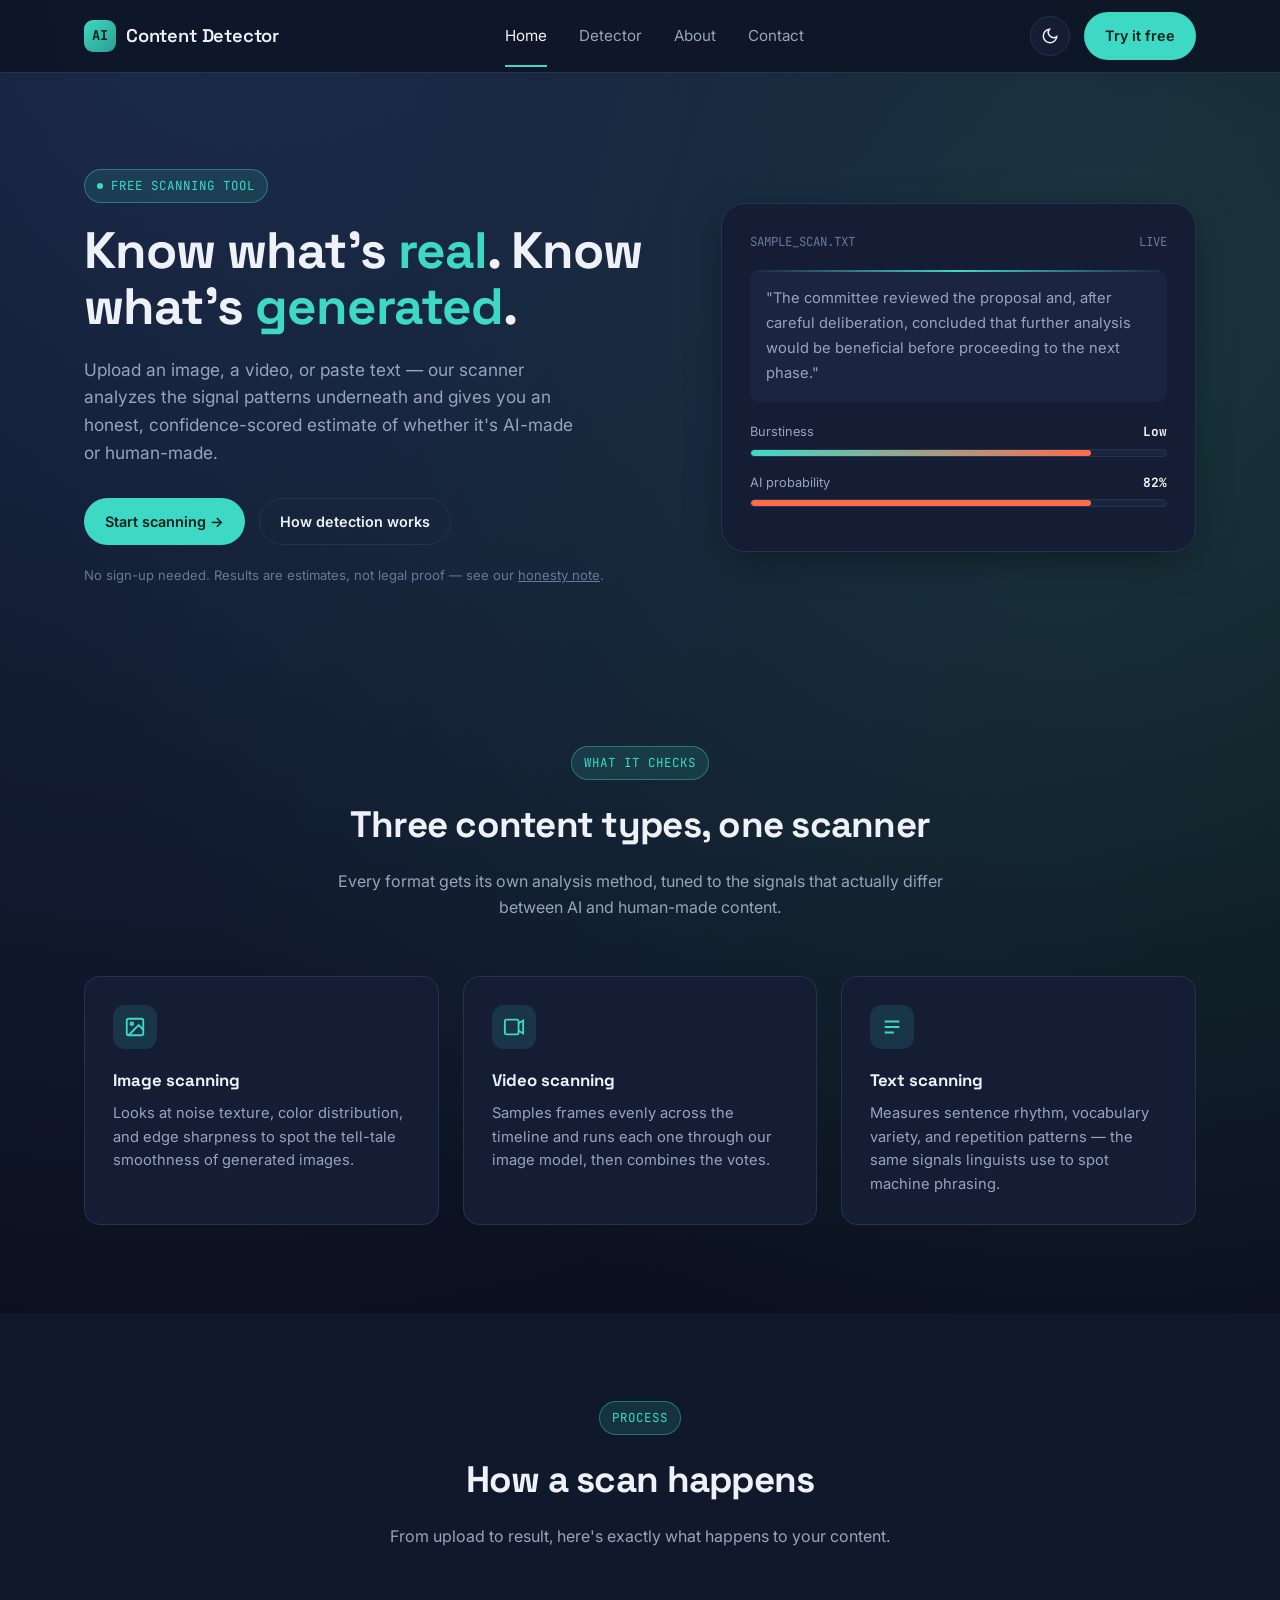
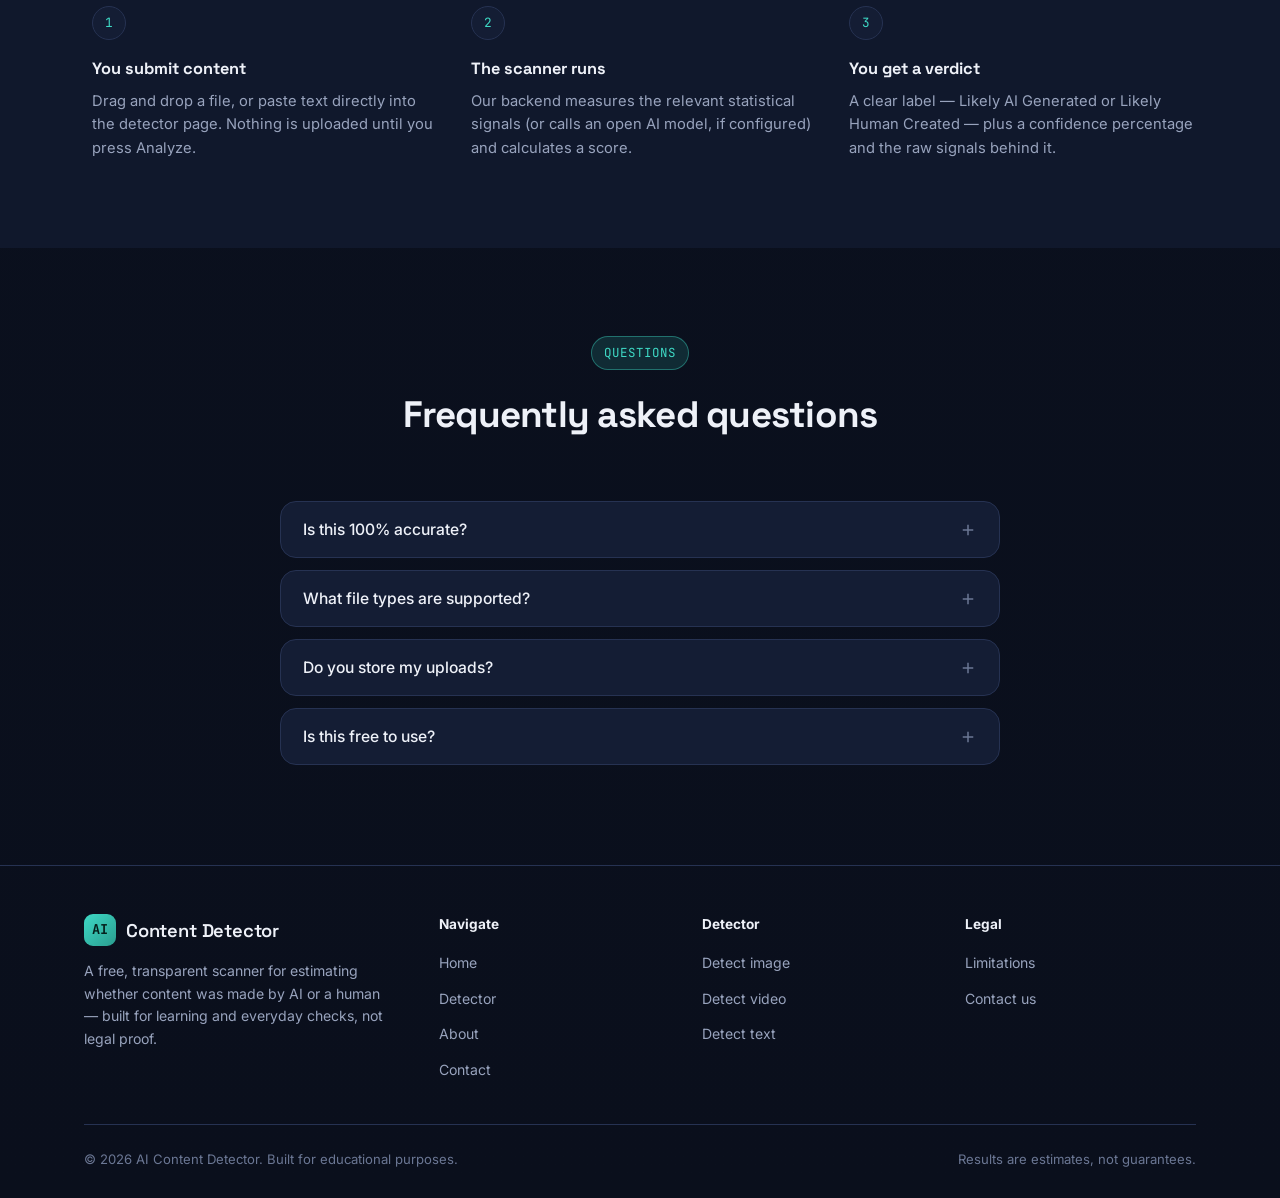
<file: frontend/index.html>
<!DOCTYPE html>
<html lang="en">
<head>
<meta charset="UTF-8">
<meta name="viewport" content="width=device-width, initial-scale=1.0">
<title>AI Content Detector — Check if content is AI or Human</title>
<meta name="description" content="Scan images, videos, and text to estimate whether they were created by AI or a human, free and instantly.">
<link rel="preconnect" href="https://fonts.googleapis.com">
<link href="https://fonts.googleapis.com/css2?family=Space+Grotesk:wght@500;600;700&family=Inter:wght@400;500;600&family=JetBrains+Mono:wght@400;500;700&display=swap" rel="stylesheet">
<link rel="stylesheet" href="css/style.css">
</head>
<body>

<!-- ============ NAVIGATION ============ -->
<nav class="navbar">
  <div class="container nav-inner">
    <a href="index.html" class="brand">
      <span class="brand-mark">AI</span>
      Content Detector
    </a>
    <ul class="nav-links">
      <li><a href="index.html" class="active">Home</a></li>
      <li><a href="detector.html">Detector</a></li>
      <li><a href="about.html">About</a></li>
      <li><a href="contact.html">Contact</a></li>
    </ul>
    <div class="nav-actions">
      <button class="theme-toggle" aria-label="Toggle dark/light mode">
        <svg class="icon-moon" viewBox="0 0 24 24" fill="none" stroke="currentColor" stroke-width="2"><path d="M21 12.79A9 9 0 1 1 11.21 3 7 7 0 0 0 21 12.79z"/></svg>
        <svg class="icon-sun" viewBox="0 0 24 24" fill="none" stroke="currentColor" stroke-width="2"><circle cx="12" cy="12" r="4"/><path d="M12 2v2M12 20v2M4.93 4.93l1.41 1.41M17.66 17.66l1.41 1.41M2 12h2M20 12h2M6.34 17.66l-1.41 1.41M19.07 4.93l-1.41 1.41"/></svg>
      </button>
      <a href="detector.html" class="btn btn-primary">Try it free</a>
      <button class="mobile-toggle" aria-label="Open menu">
        <svg width="24" height="24" viewBox="0 0 24 24" fill="none" stroke="currentColor" stroke-width="2"><path d="M3 12h18M3 6h18M3 18h18"/></svg>
      </button>
    </div>
  </div>
</nav>

<!-- ============ HERO ============ -->
<header class="hero">
  <div class="container hero-inner">
    <div>
      <div class="eyebrow"><span class="dot"></span> Free scanning tool</div>
      <h1>Know what's <span>real</span>. Know what's <span>generated</span>.</h1>
      <p class="lead">Upload an image, a video, or paste text — our scanner analyzes the signal patterns underneath and gives you an honest, confidence-scored estimate of whether it's AI-made or human-made.</p>
      <div class="hero-cta">
        <a href="detector.html" class="btn btn-primary">Start scanning →</a>
        <a href="about.html" class="btn btn-ghost">How detection works</a>
      </div>
      <p class="hero-note">No sign-up needed. Results are estimates, not legal proof — see our <a href="about.html" style="text-decoration:underline;">honesty note</a>.</p>
    </div>

    <div class="scan-panel">
      <div class="scan-panel-header">
        <span>SAMPLE_SCAN.TXT</span>
        <span>LIVE</span>
      </div>
      <div class="scan-sample">
        "The committee reviewed the proposal and, after careful deliberation, concluded that further analysis would be beneficial before proceeding to the next phase."
      </div>
      <div class="meter-row">
        <div class="meter-label"><span>Burstiness</span> <b>Low</b></div>
        <div class="meter-track"><div class="meter-fill" data-target="82" style="background:linear-gradient(90deg, var(--signal), var(--alert));"></div></div>
      </div>
      <div class="meter-row">
        <div class="meter-label"><span>AI probability</span> <b>82%</b></div>
        <div class="meter-track"><div class="meter-fill" data-target="82" style="background:var(--alert);"></div></div>
      </div>
    </div>
  </div>
</header>

<!-- ============ FEATURES ============ -->
<section id="features">
  <div class="container">
    <div class="section-head">
      <div class="eyebrow">What it checks</div>
      <h2>Three content types, one scanner</h2>
      <p>Every format gets its own analysis method, tuned to the signals that actually differ between AI and human-made content.</p>
    </div>
    <div class="grid-3">
      <div class="card">
        <div class="card-icon"><svg viewBox="0 0 24 24" fill="none" stroke="currentColor" stroke-width="2"><rect x="3" y="3" width="18" height="18" rx="2"/><circle cx="8.5" cy="8.5" r="1.5"/><path d="M21 15l-5-5L5 21"/></svg></div>
        <h3>Image scanning</h3>
        <p>Looks at noise texture, color distribution, and edge sharpness to spot the tell-tale smoothness of generated images.</p>
      </div>
      <div class="card">
        <div class="card-icon"><svg viewBox="0 0 24 24" fill="none" stroke="currentColor" stroke-width="2"><rect x="2" y="4" width="15" height="16" rx="2"/><path d="M17 8l5-3v14l-5-3"/></svg></div>
        <h3>Video scanning</h3>
        <p>Samples frames evenly across the timeline and runs each one through our image model, then combines the votes.</p>
      </div>
      <div class="card">
        <div class="card-icon"><svg viewBox="0 0 24 24" fill="none" stroke="currentColor" stroke-width="2"><path d="M4 6h16M4 12h16M4 18h10"/></svg></div>
        <h3>Text scanning</h3>
        <p>Measures sentence rhythm, vocabulary variety, and repetition patterns — the same signals linguists use to spot machine phrasing.</p>
      </div>
    </div>
  </div>
</section>

<!-- ============ HOW IT WORKS ============ -->
<section id="how-it-works" style="background: var(--bg-soft);">
  <div class="container">
    <div class="section-head">
      <div class="eyebrow">Process</div>
      <h2>How a scan happens</h2>
      <p>From upload to result, here's exactly what happens to your content.</p>
    </div>
    <div class="steps">
      <div class="step">
        <div class="step-num">1</div>
        <h3>You submit content</h3>
        <p>Drag and drop a file, or paste text directly into the detector page. Nothing is uploaded until you press Analyze.</p>
      </div>
      <div class="step">
        <div class="step-num">2</div>
        <h3>The scanner runs</h3>
        <p>Our backend measures the relevant statistical signals (or calls an open AI model, if configured) and calculates a score.</p>
      </div>
      <div class="step">
        <div class="step-num">3</div>
        <h3>You get a verdict</h3>
        <p>A clear label — Likely AI Generated or Likely Human Created — plus a confidence percentage and the raw signals behind it.</p>
      </div>
    </div>
  </div>
</section>

<!-- ============ FAQ ============ -->
<section id="faq">
  <div class="container">
    <div class="section-head">
      <div class="eyebrow">Questions</div>
      <h2>Frequently asked questions</h2>
    </div>
    <div class="faq-list">
      <div class="faq-item">
        <button class="faq-question">Is this 100% accurate?<svg viewBox="0 0 24 24" fill="none" stroke="currentColor" stroke-width="2"><path d="M12 5v14M5 12h14"/></svg></button>
        <div class="faq-answer">No detector — free or paid — can guarantee 100% accuracy. We show a confidence percentage instead of a flat yes/no, and we're upfront that results are estimates based on statistical patterns, not proof.</div>
      </div>
      <div class="faq-item">
        <button class="faq-question">What file types are supported?<svg viewBox="0 0 24 24" fill="none" stroke="currentColor" stroke-width="2"><path d="M12 5v14M5 12h14"/></svg></button>
        <div class="faq-answer">Images: .jpg, .jpeg, .png. Videos: .mp4, .mov, .avi. Text can be typed or pasted directly, up to 20,000 characters.</div>
      </div>
      <div class="faq-item">
        <button class="faq-question">Do you store my uploads?<svg viewBox="0 0 24 24" fill="none" stroke="currentColor" stroke-width="2"><path d="M12 5v14M5 12h14"/></svg></button>
        <div class="faq-answer">No. Files are analyzed in memory and discarded right after. Only your result summary (not the file itself) is saved locally in your browser's history, and only if you choose to keep it.</div>
      </div>
      <div class="faq-item">
        <button class="faq-question">Is this free to use?<svg viewBox="0 0 24 24" fill="none" stroke="currentColor" stroke-width="2"><path d="M12 5v14M5 12h14"/></svg></button>
        <div class="faq-answer">Yes. The core detection methods run entirely on free, open-source logic. No account or payment is required.</div>
      </div>
    </div>
  </div>
</section>

<!-- ============ FOOTER ============ -->
<footer>
  <div class="container">
    <div class="footer-grid">
      <div>
        <a href="index.html" class="brand" style="margin-bottom:14px; display:inline-flex;">
          <span class="brand-mark">AI</span> Content Detector
        </a>
        <p>A free, transparent scanner for estimating whether content was made by AI or a human — built for learning and everyday checks, not legal proof.</p>
      </div>
      <div>
        <h4>Navigate</h4>
        <ul>
          <li><a href="index.html">Home</a></li>
          <li><a href="detector.html">Detector</a></li>
          <li><a href="about.html">About</a></li>
          <li><a href="contact.html">Contact</a></li>
        </ul>
      </div>
      <div>
        <h4>Detector</h4>
        <ul>
          <li><a href="detector.html">Detect image</a></li>
          <li><a href="detector.html">Detect video</a></li>
          <li><a href="detector.html">Detect text</a></li>
        </ul>
      </div>
      <div>
        <h4>Legal</h4>
        <ul>
          <li><a href="about.html">Limitations</a></li>
          <li><a href="contact.html">Contact us</a></li>
        </ul>
      </div>
    </div>
    <div class="footer-bottom">
      <span>© 2026 AI Content Detector. Built for educational purposes.</span>
      <span>Results are estimates, not guarantees.</span>
    </div>
  </div>
</footer>

<script src="js/main.js"></script>
</body>
</html>
</file>
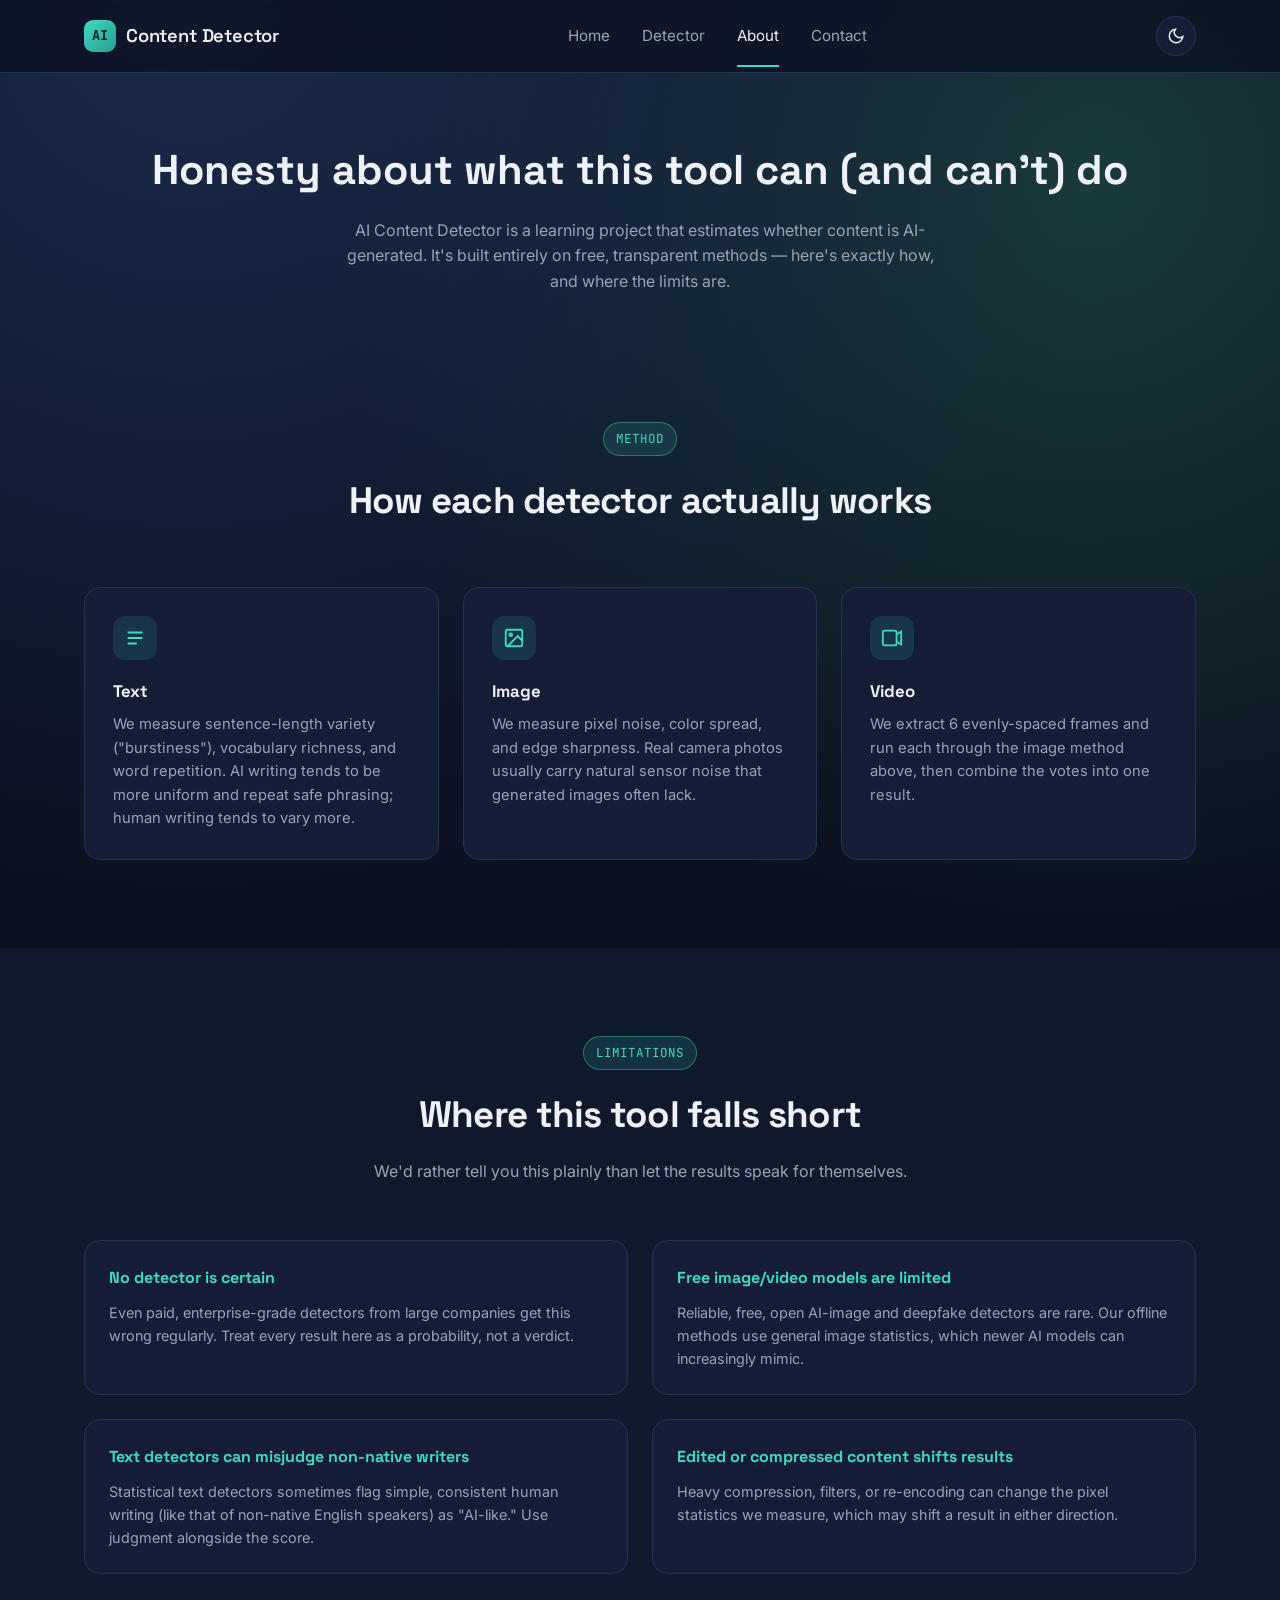
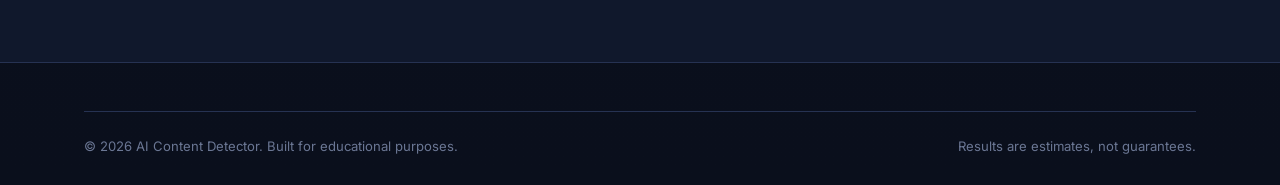
<file: frontend/about.html>
<!DOCTYPE html>
<html lang="en">
<head>
<meta charset="UTF-8">
<meta name="viewport" content="width=device-width, initial-scale=1.0">
<title>About — AI Content Detector</title>
<link rel="preconnect" href="https://fonts.googleapis.com">
<link href="https://fonts.googleapis.com/css2?family=Space+Grotesk:wght@500;600;700&family=Inter:wght@400;500;600&family=JetBrains+Mono:wght@400;500;700&display=swap" rel="stylesheet">
<link rel="stylesheet" href="css/style.css">
</head>
<body>

<nav class="navbar">
  <div class="container nav-inner">
    <a href="index.html" class="brand"><span class="brand-mark">AI</span> Content Detector</a>
    <ul class="nav-links">
      <li><a href="index.html">Home</a></li>
      <li><a href="detector.html">Detector</a></li>
      <li><a href="about.html" class="active">About</a></li>
      <li><a href="contact.html">Contact</a></li>
    </ul>
    <div class="nav-actions">
      <button class="theme-toggle" aria-label="Toggle dark/light mode">
        <svg class="icon-moon" viewBox="0 0 24 24" fill="none" stroke="currentColor" stroke-width="2"><path d="M21 12.79A9 9 0 1 1 11.21 3 7 7 0 0 0 21 12.79z"/></svg>
        <svg class="icon-sun" viewBox="0 0 24 24" fill="none" stroke="currentColor" stroke-width="2"><circle cx="12" cy="12" r="4"/><path d="M12 2v2M12 20v2M4.93 4.93l1.41 1.41M17.66 17.66l1.41 1.41M2 12h2M20 12h2M6.34 17.66l-1.41 1.41M19.07 4.93l-1.41 1.41"/></svg>
      </button>
      <button class="mobile-toggle" aria-label="Open menu">
        <svg width="24" height="24" viewBox="0 0 24 24" fill="none" stroke="currentColor" stroke-width="2"><path d="M3 12h18M3 6h18M3 18h18"/></svg>
      </button>
    </div>
  </div>
</nav>

<div class="page-hero container">
  <h1>Honesty about what this tool can (and can't) do</h1>
  <p>AI Content Detector is a learning project that estimates whether content is AI-generated. It's built entirely on free, transparent methods — here's exactly how, and where the limits are.</p>
</div>

<section>
  <div class="container">
    <div class="section-head">
      <div class="eyebrow">Method</div>
      <h2>How each detector actually works</h2>
    </div>
    <div class="grid-3">
      <div class="card">
        <div class="card-icon"><svg viewBox="0 0 24 24" fill="none" stroke="currentColor" stroke-width="2"><path d="M4 6h16M4 12h16M4 18h10"/></svg></div>
        <h3>Text</h3>
        <p>We measure sentence-length variety ("burstiness"), vocabulary richness, and word repetition. AI writing tends to be more uniform and repeat safe phrasing; human writing tends to vary more.</p>
      </div>
      <div class="card">
        <div class="card-icon"><svg viewBox="0 0 24 24" fill="none" stroke="currentColor" stroke-width="2"><rect x="3" y="3" width="18" height="18" rx="2"/><circle cx="8.5" cy="8.5" r="1.5"/><path d="M21 15l-5-5L5 21"/></svg></div>
        <h3>Image</h3>
        <p>We measure pixel noise, color spread, and edge sharpness. Real camera photos usually carry natural sensor noise that generated images often lack.</p>
      </div>
      <div class="card">
        <div class="card-icon"><svg viewBox="0 0 24 24" fill="none" stroke="currentColor" stroke-width="2"><rect x="2" y="4" width="15" height="16" rx="2"/><path d="M17 8l5-3v14l-5-3"/></svg></div>
        <h3>Video</h3>
        <p>We extract 6 evenly-spaced frames and run each through the image method above, then combine the votes into one result.</p>
      </div>
    </div>
  </div>
</section>

<section style="background: var(--bg-soft);">
  <div class="container">
    <div class="section-head">
      <div class="eyebrow">Limitations</div>
      <h2>Where this tool falls short</h2>
      <p>We'd rather tell you this plainly than let the results speak for themselves.</p>
    </div>
    <div class="about-grid">
      <div class="limitation-card">
        <h4>No detector is certain</h4>
        <p>Even paid, enterprise-grade detectors from large companies get this wrong regularly. Treat every result here as a probability, not a verdict.</p>
      </div>
      <div class="limitation-card">
        <h4>Free image/video models are limited</h4>
        <p>Reliable, free, open AI-image and deepfake detectors are rare. Our offline methods use general image statistics, which newer AI models can increasingly mimic.</p>
      </div>
      <div class="limitation-card">
        <h4>Text detectors can misjudge non-native writers</h4>
        <p>Statistical text detectors sometimes flag simple, consistent human writing (like that of non-native English speakers) as "AI-like." Use judgment alongside the score.</p>
      </div>
      <div class="limitation-card">
        <h4>Edited or compressed content shifts results</h4>
        <p>Heavy compression, filters, or re-encoding can change the pixel statistics we measure, which may shift a result in either direction.</p>
      </div>
    </div>
  </div>
</section>

<footer>
  <div class="container">
    <div class="footer-bottom">
      <span>© 2026 AI Content Detector. Built for educational purposes.</span>
      <span>Results are estimates, not guarantees.</span>
    </div>
  </div>
</footer>

<script src="js/main.js"></script>
</body>
</html>
</file>
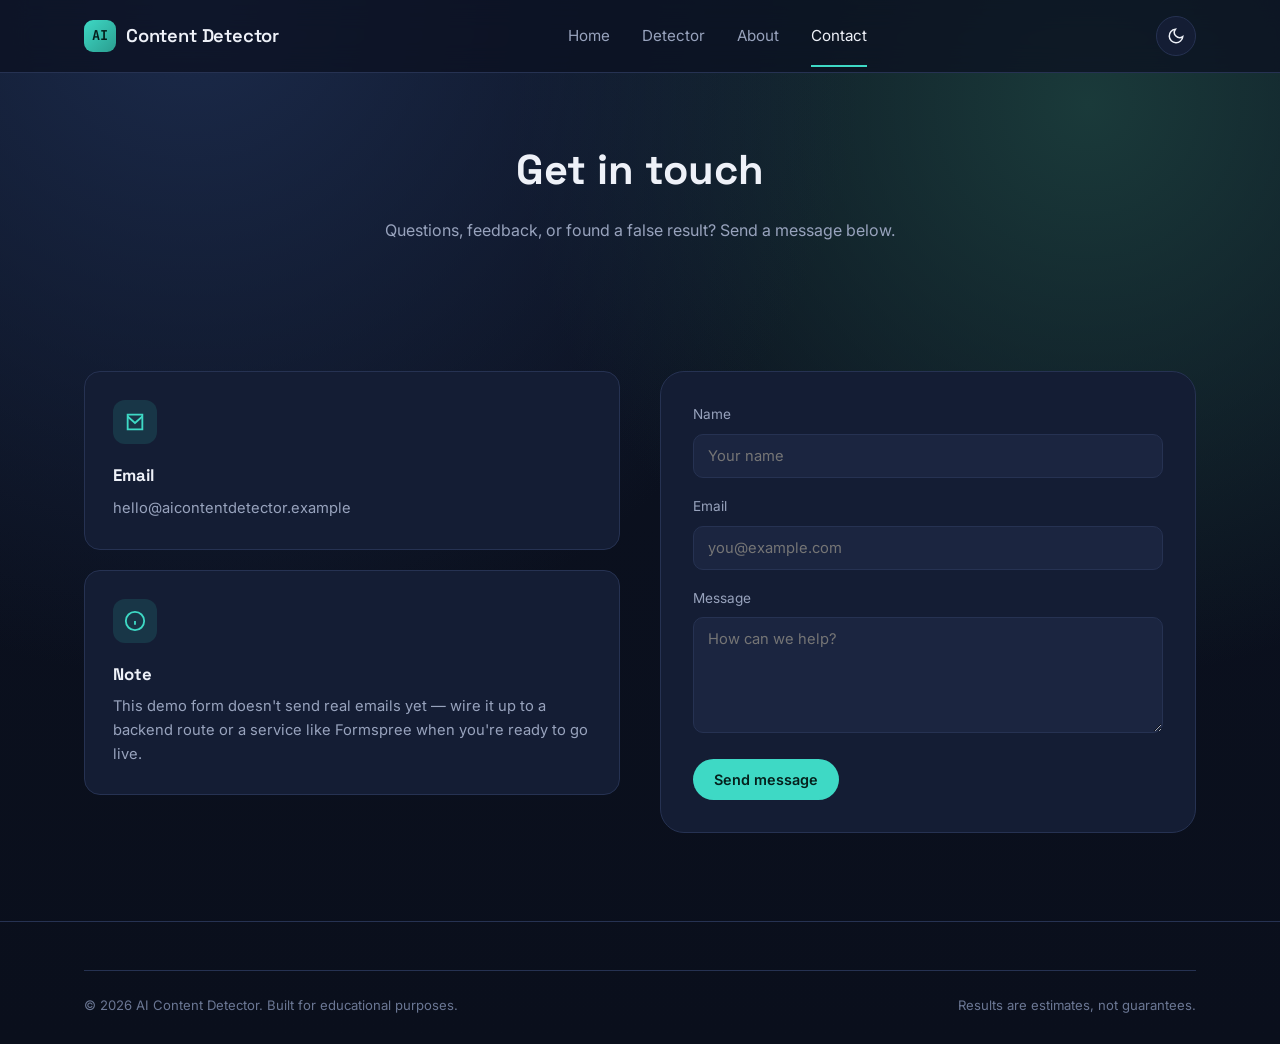
<file: frontend/contact.html>
<!DOCTYPE html>
<html lang="en">
<head>
<meta charset="UTF-8">
<meta name="viewport" content="width=device-width, initial-scale=1.0">
<title>Contact — AI Content Detector</title>
<link rel="preconnect" href="https://fonts.googleapis.com">
<link href="https://fonts.googleapis.com/css2?family=Space+Grotesk:wght@500;600;700&family=Inter:wght@400;500;600&family=JetBrains+Mono:wght@400;500;700&display=swap" rel="stylesheet">
<link rel="stylesheet" href="css/style.css">
</head>
<body>

<nav class="navbar">
  <div class="container nav-inner">
    <a href="index.html" class="brand"><span class="brand-mark">AI</span> Content Detector</a>
    <ul class="nav-links">
      <li><a href="index.html">Home</a></li>
      <li><a href="detector.html">Detector</a></li>
      <li><a href="about.html">About</a></li>
      <li><a href="contact.html" class="active">Contact</a></li>
    </ul>
    <div class="nav-actions">
      <button class="theme-toggle" aria-label="Toggle dark/light mode">
        <svg class="icon-moon" viewBox="0 0 24 24" fill="none" stroke="currentColor" stroke-width="2"><path d="M21 12.79A9 9 0 1 1 11.21 3 7 7 0 0 0 21 12.79z"/></svg>
        <svg class="icon-sun" viewBox="0 0 24 24" fill="none" stroke="currentColor" stroke-width="2"><circle cx="12" cy="12" r="4"/><path d="M12 2v2M12 20v2M4.93 4.93l1.41 1.41M17.66 17.66l1.41 1.41M2 12h2M20 12h2M6.34 17.66l-1.41 1.41M19.07 4.93l-1.41 1.41"/></svg>
      </button>
      <button class="mobile-toggle" aria-label="Open menu">
        <svg width="24" height="24" viewBox="0 0 24 24" fill="none" stroke="currentColor" stroke-width="2"><path d="M3 12h18M3 6h18M3 18h18"/></svg>
      </button>
    </div>
  </div>
</nav>

<div class="page-hero container">
  <h1>Get in touch</h1>
  <p>Questions, feedback, or found a false result? Send a message below.</p>
</div>

<section>
  <div class="container contact-wrap">
    <div>
      <div class="card" style="margin-bottom:20px;">
        <div class="card-icon"><svg viewBox="0 0 24 24" fill="none" stroke="currentColor" stroke-width="2"><path d="M4 4h16v16H4z"/><path d="M4 6l8 7 8-7"/></svg></div>
        <h3>Email</h3>
        <p>hello@aicontentdetector.example</p>
      </div>
      <div class="card">
        <div class="card-icon"><svg viewBox="0 0 24 24" fill="none" stroke="currentColor" stroke-width="2"><circle cx="12" cy="12" r="10"/><path d="M12 16v-4M12 8h.01"/></svg></div>
        <h3>Note</h3>
        <p>This demo form doesn't send real emails yet — wire it up to a backend route or a service like Formspree when you're ready to go live.</p>
      </div>
    </div>

    <form class="contact-form" id="contactForm">
      <div class="form-group">
        <label for="name">Name</label>
        <input type="text" id="name" required placeholder="Your name">
      </div>
      <div class="form-group">
        <label for="email">Email</label>
        <input type="email" id="email" required placeholder="you@example.com">
      </div>
      <div class="form-group">
        <label for="message">Message</label>
        <textarea id="message" rows="5" required placeholder="How can we help?"></textarea>
      </div>
      <button type="submit" class="btn btn-primary">Send message</button>
      <p class="form-success" id="formSuccess">Thanks! Your message has been noted (demo only — no email was actually sent).</p>
    </form>
  </div>
</section>

<footer>
  <div class="container">
    <div class="footer-bottom">
      <span>© 2026 AI Content Detector. Built for educational purposes.</span>
      <span>Results are estimates, not guarantees.</span>
    </div>
  </div>
</footer>

<script src="js/main.js"></script>
<script>
  document.getElementById('contactForm').addEventListener('submit', function (e) {
    e.preventDefault();
    document.getElementById('formSuccess').classList.add('show');
    this.reset();
  });
</script>
</body>
</html>
</file>
<file: frontend/css/style.css>
/* =========================================================================
   AI CONTENT DETECTOR — STYLESHEET
   -------------------------------------------------------------------------
   This file controls how every page LOOKS (colors, spacing, fonts,
   animations). The HTML files control the CONTENT/structure, and this
   file controls the STYLE.

   Design language: a "signal analysis / scanner" look. Deep ink-navy
   background, a cyan "scan" accent used for neutral/active states, a
   coral accent for "AI flagged" results, and a soft sage accent for
   "human verified" results. Numbers (confidence %) use a monospace font
   so they read like a lab readout.
   ========================================================================= */

/* ---- 1. Design tokens (CSS variables) ---- */
:root {
  /* Colors — Dark mode (default) */
  --bg: #0b1120;
  --bg-soft: #10182c;
  --surface: #141d34;
  --surface-2: #1b2540;
  --border: #263252;
  --text: #eef1f8;
  --text-muted: #98a3bd;
  --text-faint: #6b7794;

  --signal: #3ed9c5;       /* cyan — scanning / neutral / brand accent */
  --signal-dim: #2a9d8f33;
  --alert: #ff6b4a;        /* coral — AI-generated flag */
  --alert-dim: #ff6b4a22;
  --verified: #7dd3a0;     /* sage — human-created flag */
  --verified-dim: #7dd3a022;

  --gradient-bg: radial-gradient(circle at 15% 0%, #1b2a4a 0%, transparent 45%),
                 radial-gradient(circle at 85% 10%, #1a3a3a 0%, transparent 40%),
                 linear-gradient(180deg, #0b1120 0%, #0a0f1c 100%);

  --font-display: 'Space Grotesk', 'Segoe UI', sans-serif;
  --font-body: 'Inter', 'Segoe UI', sans-serif;
  --font-mono: 'JetBrains Mono', 'Consolas', monospace;

  --radius-sm: 10px;
  --radius-md: 16px;
  --radius-lg: 24px;
  --shadow-soft: 0 10px 40px -10px rgba(0, 0, 0, 0.5);
  --transition: 200ms cubic-bezier(.4,0,.2,1);
}

body.light-mode {
  --bg: #f6f8fc;
  --bg-soft: #eef1f8;
  --surface: #ffffff;
  --surface-2: #f0f3fa;
  --border: #dde3ef;
  --text: #101828;
  --text-muted: #4b5670;
  --text-faint: #8792ab;

  --gradient-bg: radial-gradient(circle at 15% 0%, #e2ecff 0%, transparent 45%),
                 radial-gradient(circle at 85% 10%, #e1f6f0 0%, transparent 40%),
                 linear-gradient(180deg, #f6f8fc 0%, #ffffff 100%);
  --shadow-soft: 0 10px 40px -12px rgba(30, 41, 59, 0.15);
}

/* ---- 2. Reset & base ---- */
* { margin: 0; padding: 0; box-sizing: border-box; }

html { scroll-behavior: smooth; }

body {
  font-family: var(--font-body);
  background: var(--gradient-bg);
  background-color: var(--bg);
  color: var(--text);
  line-height: 1.6;
  transition: background-color var(--transition), color var(--transition);
  min-height: 100vh;
}

img, video { max-width: 100%; display: block; }
a { color: inherit; text-decoration: none; }
ul { list-style: none; }
button { font-family: inherit; cursor: pointer; }

@media (prefers-reduced-motion: reduce) {
  *, *::before, *::after { animation-duration: 0.001ms !important; transition-duration: 0.001ms !important; }
}

.container {
  max-width: 1160px;
  margin: 0 auto;
  padding: 0 24px;
}

/* ---- 3. Navigation ---- */
.navbar {
  position: sticky;
  top: 0;
  z-index: 100;
  backdrop-filter: blur(14px);
  background: color-mix(in srgb, var(--bg) 75%, transparent);
  border-bottom: 1px solid var(--border);
}

.nav-inner {
  display: flex;
  align-items: center;
  justify-content: space-between;
  height: 72px;
}

.brand {
  display: flex;
  align-items: center;
  gap: 10px;
  font-family: var(--font-display);
  font-weight: 600;
  font-size: 1.15rem;
  letter-spacing: -0.01em;
}

.brand-mark {
  width: 32px; height: 32px;
  border-radius: 9px;
  background: linear-gradient(135deg, var(--signal), #2a9d8f);
  display: flex; align-items: center; justify-content: center;
  color: #05201c;
  font-family: var(--font-mono);
  font-weight: 700;
  font-size: 0.85rem;
}

.nav-links {
  display: flex;
  gap: 32px;
  align-items: center;
}

.nav-links a {
  font-size: 0.95rem;
  color: var(--text-muted);
  transition: color var(--transition);
  position: relative;
}
.nav-links a:hover, .nav-links a.active { color: var(--text); }
.nav-links a.active::after {
  content: '';
  position: absolute;
  left: 0; right: 0; bottom: -22px;
  height: 2px;
  background: var(--signal);
}

.nav-actions { display: flex; align-items: center; gap: 14px; }

.btn {
  display: inline-flex;
  align-items: center;
  gap: 8px;
  padding: 11px 20px;
  border-radius: 999px;
  font-size: 0.9rem;
  font-weight: 600;
  border: 1px solid transparent;
  transition: transform var(--transition), background var(--transition), border-color var(--transition);
}
.btn:active { transform: scale(0.97); }

.btn-primary {
  background: var(--signal);
  color: #05201c;
}
.btn-primary:hover { background: #57e3d1; }

.btn-ghost {
  background: transparent;
  border-color: var(--border);
  color: var(--text);
}
.btn-ghost:hover { border-color: var(--signal); }

.theme-toggle {
  width: 40px; height: 40px;
  border-radius: 50%;
  border: 1px solid var(--border);
  background: var(--surface);
  display: flex; align-items: center; justify-content: center;
  color: var(--text);
  transition: border-color var(--transition);
}
.theme-toggle:hover { border-color: var(--signal); }
.theme-toggle svg { width: 18px; height: 18px; }
.icon-sun { display: none; }
body.light-mode .icon-moon { display: none; }
body.light-mode .icon-sun { display: block; }

.mobile-toggle { display: none; background: none; border: none; color: var(--text); }

/* ---- 4. Hero ---- */
.hero {
  padding: 96px 0 72px;
  position: relative;
  overflow: hidden;
}

.hero-inner {
  display: grid;
  grid-template-columns: 1.1fr 0.9fr;
  gap: 56px;
  align-items: center;
}

.eyebrow {
  display: inline-flex;
  align-items: center;
  gap: 8px;
  font-family: var(--font-mono);
  font-size: 0.78rem;
  letter-spacing: 0.08em;
  text-transform: uppercase;
  color: var(--signal);
  background: var(--signal-dim);
  border: 1px solid color-mix(in srgb, var(--signal) 40%, transparent);
  padding: 6px 12px;
  border-radius: 999px;
  margin-bottom: 20px;
}
.eyebrow .dot {
  width: 6px; height: 6px; border-radius: 50%;
  background: var(--signal);
  animation: pulse 1.6s ease-in-out infinite;
}
@keyframes pulse {
  0%, 100% { opacity: 1; box-shadow: 0 0 0 0 var(--signal-dim); }
  50% { opacity: 0.5; }
}

.hero h1 {
  font-family: var(--font-display);
  font-size: clamp(2.2rem, 4vw, 3.4rem);
  line-height: 1.1;
  letter-spacing: -0.02em;
  margin-bottom: 20px;
}
.hero h1 span { color: var(--signal); }

.hero p.lead {
  font-size: 1.08rem;
  color: var(--text-muted);
  max-width: 46ch;
  margin-bottom: 32px;
}

.hero-cta { display: flex; gap: 14px; flex-wrap: wrap; }

.hero-note {
  margin-top: 20px;
  font-size: 0.82rem;
  color: var(--text-faint);
}

/* --- Signature element: the scanner panel --- */
.scan-panel {
  background: var(--surface);
  border: 1px solid var(--border);
  border-radius: var(--radius-lg);
  padding: 28px;
  box-shadow: var(--shadow-soft);
  position: relative;
  overflow: hidden;
}

.scan-panel-header {
  display: flex;
  justify-content: space-between;
  align-items: center;
  margin-bottom: 18px;
  font-family: var(--font-mono);
  font-size: 0.78rem;
  color: var(--text-faint);
}

.scan-sample {
  font-size: 0.92rem;
  color: var(--text-muted);
  line-height: 1.7;
  padding: 16px;
  background: var(--surface-2);
  border-radius: var(--radius-sm);
  position: relative;
  overflow: hidden;
  margin-bottom: 20px;
}

.scan-sample::before {
  content: '';
  position: absolute;
  top: 0; left: 0; right: 0;
  height: 2px;
  background: linear-gradient(90deg, transparent, var(--signal), transparent);
  animation: scan-sweep 3.2s ease-in-out infinite;
}
@keyframes scan-sweep {
  0% { transform: translateY(0); opacity: 0.3; }
  50% { transform: translateY(90px); opacity: 1; }
  100% { transform: translateY(0); opacity: 0.3; }
}

.meter-row { margin-bottom: 16px; }
.meter-label {
  display: flex; justify-content: space-between;
  font-size: 0.8rem; color: var(--text-muted); margin-bottom: 6px;
}
.meter-label b { font-family: var(--font-mono); color: var(--text); }
.meter-track {
  height: 8px;
  border-radius: 999px;
  background: var(--surface-2);
  overflow: hidden;
  border: 1px solid var(--border);
}
.meter-fill {
  height: 100%;
  border-radius: 999px;
  background: linear-gradient(90deg, var(--signal), var(--alert));
  width: 0%;
  transition: width 1.2s cubic-bezier(.4,0,.2,1);
}

/* ---- 5. Section shells ---- */
section { padding: 88px 0; }
.section-head { text-align: center; max-width: 620px; margin: 0 auto 56px; }
.section-head .eyebrow { margin-bottom: 16px; }
.section-head h2 {
  font-family: var(--font-display);
  font-size: clamp(1.7rem, 3vw, 2.3rem);
  letter-spacing: -0.02em;
  margin-bottom: 14px;
}
.section-head p { color: var(--text-muted); }

/* ---- 6. Feature cards ---- */
.grid-3 {
  display: grid;
  grid-template-columns: repeat(3, 1fr);
  gap: 24px;
}

.card {
  background: var(--surface);
  border: 1px solid var(--border);
  border-radius: var(--radius-md);
  padding: 28px;
  transition: transform var(--transition), border-color var(--transition);
}
.card:hover { transform: translateY(-4px); border-color: color-mix(in srgb, var(--signal) 45%, var(--border)); }

.card-icon {
  width: 44px; height: 44px;
  border-radius: 12px;
  background: var(--signal-dim);
  color: var(--signal);
  display: flex; align-items: center; justify-content: center;
  margin-bottom: 18px;
}
.card-icon svg { width: 22px; height: 22px; }

.card h3 { font-family: var(--font-display); font-size: 1.05rem; margin-bottom: 8px; }
.card p { color: var(--text-muted); font-size: 0.92rem; }

/* ---- 7. How it works (steps) ---- */
.steps {
  display: grid;
  grid-template-columns: repeat(3, 1fr);
  gap: 24px;
  counter-reset: step;
}
.step { position: relative; padding-left: 8px; }
.step-num {
  font-family: var(--font-mono);
  font-size: 0.8rem;
  color: var(--signal);
  border: 1px solid var(--border);
  background: var(--surface);
  width: 34px; height: 34px;
  border-radius: 50%;
  display: flex; align-items: center; justify-content: center;
  margin-bottom: 16px;
}
.step h3 { font-family: var(--font-display); font-size: 1.02rem; margin-bottom: 8px; }
.step p { color: var(--text-muted); font-size: 0.92rem; }

/* ---- 8. FAQ ---- */
.faq-list { max-width: 720px; margin: 0 auto; }
.faq-item {
  border: 1px solid var(--border);
  border-radius: var(--radius-md);
  margin-bottom: 12px;
  background: var(--surface);
  overflow: hidden;
}
.faq-question {
  display: flex; justify-content: space-between; align-items: center;
  padding: 18px 22px;
  background: none; border: none; width: 100%;
  color: var(--text); font-size: 0.98rem; font-weight: 500; text-align: left;
}
.faq-question svg { width: 18px; height: 18px; color: var(--text-faint); transition: transform var(--transition); flex-shrink: 0; }
.faq-item.open .faq-question svg { transform: rotate(45deg); color: var(--signal); }
.faq-answer {
  max-height: 0; overflow: hidden;
  transition: max-height 300ms ease, padding var(--transition);
  color: var(--text-muted); font-size: 0.92rem;
  padding: 0 22px;
}
.faq-item.open .faq-answer { padding: 0 22px 20px; }

/* ---- 9. Footer ---- */
footer {
  border-top: 1px solid var(--border);
  padding: 48px 0 28px;
}
.footer-grid {
  display: grid;
  grid-template-columns: 1.4fr 1fr 1fr 1fr;
  gap: 32px;
  margin-bottom: 32px;
}
.footer-grid h4 { font-size: 0.85rem; margin-bottom: 14px; color: var(--text); }
.footer-grid p { color: var(--text-muted); font-size: 0.88rem; max-width: 34ch; }
.footer-grid ul li { margin-bottom: 10px; }
.footer-grid ul a { color: var(--text-muted); font-size: 0.88rem; transition: color var(--transition); }
.footer-grid ul a:hover { color: var(--signal); }
.footer-bottom {
  display: flex; justify-content: space-between; align-items: center;
  padding-top: 24px; border-top: 1px solid var(--border);
  font-size: 0.82rem; color: var(--text-faint); flex-wrap: wrap; gap: 8px;
}

/* ---- 10. Detector page ---- */
.detector-hero { padding: 56px 0 0; text-align: center; }
.detector-hero h1 { font-family: var(--font-display); font-size: clamp(1.8rem, 3.5vw, 2.6rem); margin-bottom: 12px; }
.detector-hero p { color: var(--text-muted); max-width: 52ch; margin: 0 auto; }

.mode-tabs {
  display: flex;
  justify-content: center;
  gap: 12px;
  margin: 40px 0 8px;
  flex-wrap: wrap;
}
.mode-tab {
  display: flex; align-items: center; gap: 10px;
  padding: 14px 22px;
  border-radius: var(--radius-md);
  background: var(--surface);
  border: 1px solid var(--border);
  color: var(--text-muted);
  font-weight: 600; font-size: 0.92rem;
  transition: all var(--transition);
}
.mode-tab svg { width: 18px; height: 18px; }
.mode-tab:hover { border-color: var(--signal); color: var(--text); }
.mode-tab.active {
  background: var(--signal-dim);
  border-color: var(--signal);
  color: var(--text);
}

.detector-panel { display: none; padding: 48px 0 96px; }
.detector-panel.active { display: block; }

.upload-zone {
  border: 2px dashed var(--border);
  border-radius: var(--radius-lg);
  padding: 56px 24px;
  text-align: center;
  background: var(--surface);
  transition: border-color var(--transition), background var(--transition);
  cursor: pointer;
  max-width: 640px;
  margin: 0 auto;
}
.upload-zone.dragover { border-color: var(--signal); background: var(--signal-dim); }
.upload-zone svg { width: 40px; height: 40px; color: var(--signal); margin-bottom: 16px; }
.upload-zone h3 { font-family: var(--font-display); font-size: 1.1rem; margin-bottom: 6px; }
.upload-zone p { color: var(--text-muted); font-size: 0.88rem; }
.upload-zone .browse-link { color: var(--signal); font-weight: 600; text-decoration: underline; }

.preview-card {
  max-width: 640px;
  margin: 24px auto 0;
  background: var(--surface);
  border: 1px solid var(--border);
  border-radius: var(--radius-md);
  padding: 20px;
  display: none;
}
.preview-card.show { display: block; }
.preview-card img, .preview-card video { border-radius: var(--radius-sm); width: 100%; max-height: 360px; object-fit: contain; background: #000; }

.preview-actions { display: flex; justify-content: space-between; align-items: center; margin-top: 16px; gap: 12px; flex-wrap: wrap; }
.file-meta { font-size: 0.82rem; color: var(--text-faint); font-family: var(--font-mono); }

.text-input-wrap { max-width: 720px; margin: 0 auto; }
textarea.text-input {
  width: 100%;
  min-height: 220px;
  background: var(--surface);
  border: 1px solid var(--border);
  border-radius: var(--radius-md);
  padding: 20px;
  color: var(--text);
  font-size: 0.98rem;
  resize: vertical;
  font-family: var(--font-body);
}
textarea.text-input:focus { outline: none; border-color: var(--signal); }
.text-stats { display: flex; gap: 24px; margin: 14px 0 20px; font-family: var(--font-mono); font-size: 0.82rem; color: var(--text-faint); }
.text-stats b { color: var(--text); }

.progress-wrap { max-width: 640px; margin: 20px auto 0; display: none; }
.progress-wrap.show { display: block; }
.progress-track { height: 8px; background: var(--surface-2); border-radius: 999px; overflow: hidden; border: 1px solid var(--border); }
.progress-fill { height: 100%; width: 0%; background: var(--signal); border-radius: 999px; transition: width 200ms linear; }
.progress-label { font-family: var(--font-mono); font-size: 0.8rem; color: var(--text-faint); margin-top: 8px; text-align: center; }

.loading-state { display: none; flex-direction: column; align-items: center; gap: 16px; padding: 40px 0; }
.loading-state.show { display: flex; }
.spinner {
  width: 40px; height: 40px;
  border: 3px solid var(--border);
  border-top-color: var(--signal);
  border-radius: 50%;
  animation: spin 0.8s linear infinite;
}
@keyframes spin { to { transform: rotate(360deg); } }
.loading-state p { font-family: var(--font-mono); font-size: 0.85rem; color: var(--text-faint); }

/* ---- 11. Result card ---- */
.result-card {
  max-width: 640px;
  margin: 28px auto 0;
  background: var(--surface);
  border: 1px solid var(--border);
  border-radius: var(--radius-lg);
  padding: 32px;
  display: none;
  animation: rise 0.4s ease;
}
.result-card.show { display: block; }
@keyframes rise { from { opacity: 0; transform: translateY(14px); } to { opacity: 1; transform: translateY(0); } }

.result-card.flag-ai { border-color: color-mix(in srgb, var(--alert) 45%, var(--border)); }
.result-card.flag-human { border-color: color-mix(in srgb, var(--verified) 45%, var(--border)); }

.result-top { display: flex; justify-content: space-between; align-items: flex-start; margin-bottom: 20px; gap: 12px; flex-wrap: wrap; }
.result-label { font-family: var(--font-display); font-size: 1.3rem; }
.result-label.is-ai { color: var(--alert); }
.result-label.is-human { color: var(--verified); }
.result-tag {
  font-family: var(--font-mono); font-size: 0.72rem; text-transform: uppercase; letter-spacing: 0.06em;
  padding: 5px 10px; border-radius: 999px; background: var(--surface-2); color: var(--text-faint);
}

.confidence-readout { display: flex; align-items: baseline; gap: 10px; margin-bottom: 8px; }
.confidence-readout .num { font-family: var(--font-mono); font-size: 2.4rem; font-weight: 700; }
.confidence-readout .num.is-ai { color: var(--alert); }
.confidence-readout .num.is-human { color: var(--verified); }
.confidence-readout .unit { color: var(--text-faint); font-family: var(--font-mono); font-size: 0.9rem; }

.result-details {
  margin-top: 20px; padding-top: 20px; border-top: 1px solid var(--border);
  display: grid; grid-template-columns: repeat(2, 1fr); gap: 10px 20px;
  font-size: 0.84rem; color: var(--text-muted);
}
.result-details div b { color: var(--text); font-family: var(--font-mono); }

.result-actions { display: flex; gap: 12px; margin-top: 24px; flex-wrap: wrap; }
.result-actions .btn { font-size: 0.85rem; padding: 10px 16px; }

.disclaimer-note {
  max-width: 640px; margin: 20px auto 0;
  font-size: 0.8rem; color: var(--text-faint);
  background: var(--surface); border: 1px solid var(--border);
  border-radius: var(--radius-sm); padding: 14px 16px;
  display: flex; gap: 10px;
}
.disclaimer-note svg { width: 16px; height: 16px; flex-shrink: 0; color: var(--signal); margin-top: 2px; }

.error-note {
  max-width: 640px; margin: 16px auto 0;
  background: var(--alert-dim); border: 1px solid color-mix(in srgb, var(--alert) 50%, var(--border));
  color: var(--text); border-radius: var(--radius-sm); padding: 14px 18px; font-size: 0.88rem;
  display: none;
}
.error-note.show { display: block; }

/* ---- 12. History ---- */
.history-section { padding: 24px 0 96px; }
.history-head { display: flex; justify-content: space-between; align-items: center; margin-bottom: 18px; }
.history-head h3 { font-family: var(--font-display); font-size: 1.1rem; }
.history-list { display: flex; flex-direction: column; gap: 10px; max-width: 720px; margin: 0 auto; }
.history-item {
  display: flex; justify-content: space-between; align-items: center;
  background: var(--surface); border: 1px solid var(--border); border-radius: var(--radius-sm);
  padding: 14px 18px; font-size: 0.85rem;
}
.history-item .h-left { display: flex; align-items: center; gap: 12px; color: var(--text-muted); }
.history-item .h-type { font-family: var(--font-mono); font-size: 0.72rem; color: var(--text-faint); background: var(--surface-2); padding: 4px 8px; border-radius: 6px; }
.history-item .h-result.is-ai { color: var(--alert); font-weight: 600; }
.history-item .h-result.is-human { color: var(--verified); font-weight: 600; }
.history-empty { text-align: center; color: var(--text-faint); font-size: 0.88rem; padding: 24px 0; }

/* ---- 13. About / Contact pages ---- */
.page-hero { padding: 64px 0 40px; text-align: center; }
.page-hero h1 { font-family: var(--font-display); font-size: clamp(1.9rem, 3.5vw, 2.6rem); margin-bottom: 14px; }
.page-hero p { color: var(--text-muted); max-width: 60ch; margin: 0 auto; }

.about-grid { display: grid; grid-template-columns: repeat(2, 1fr); gap: 24px; margin-top: 40px; }
.limitation-card {
  background: var(--surface); border: 1px solid var(--border); border-radius: var(--radius-md); padding: 24px;
}
.limitation-card h4 { font-family: var(--font-display); font-size: 1rem; margin-bottom: 10px; color: var(--signal); }
.limitation-card p { color: var(--text-muted); font-size: 0.9rem; }

.contact-wrap { display: grid; grid-template-columns: 1fr 1fr; gap: 40px; align-items: start; }
.contact-form { background: var(--surface); border: 1px solid var(--border); border-radius: var(--radius-lg); padding: 32px; }
.form-group { margin-bottom: 18px; }
.form-group label { display: block; font-size: 0.85rem; margin-bottom: 8px; color: var(--text-muted); }
.form-group input, .form-group textarea {
  width: 100%; padding: 12px 14px; border-radius: var(--radius-sm);
  background: var(--surface-2); border: 1px solid var(--border); color: var(--text); font-family: inherit; font-size: 0.92rem;
}
.form-group input:focus, .form-group textarea:focus { outline: none; border-color: var(--signal); }
.form-success { display: none; color: var(--verified); font-size: 0.88rem; margin-top: 12px; }
.form-success.show { display: block; }

/* ---- 14. Responsive ---- */
@media (max-width: 860px) {
  .hero-inner { grid-template-columns: 1fr; }
  .grid-3, .steps, .about-grid { grid-template-columns: 1fr; }
  .footer-grid { grid-template-columns: 1fr 1fr; }
  .contact-wrap { grid-template-columns: 1fr; }
  .nav-links { display: none; }
  .mobile-toggle { display: block; }
}

@media (max-width: 520px) {
  .footer-grid { grid-template-columns: 1fr; }
  .mode-tabs { flex-direction: column; align-items: stretch; }
  .result-details { grid-template-columns: 1fr; }
}
</file>
